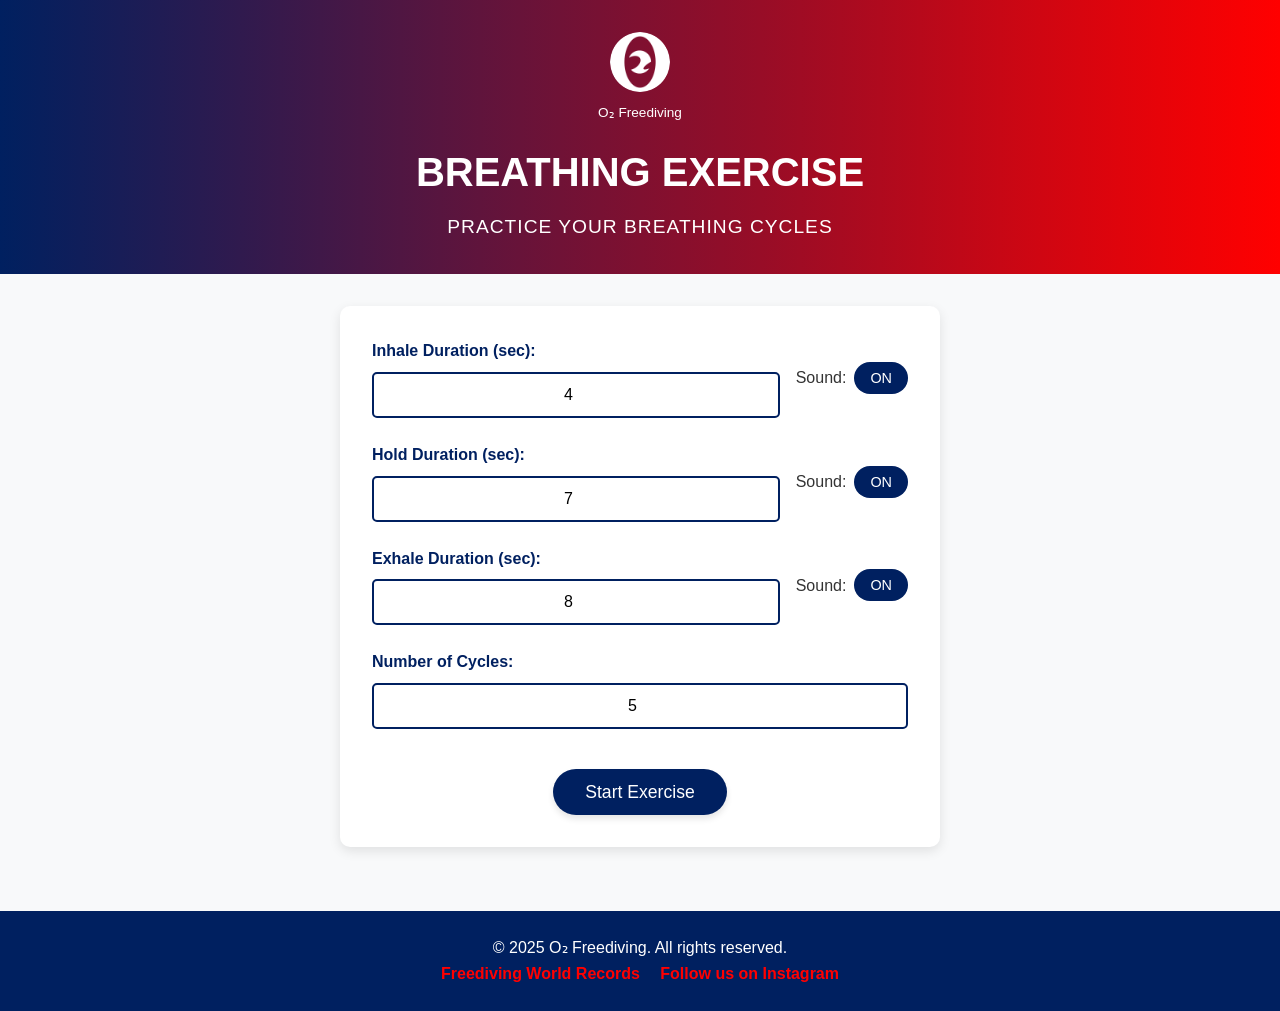
<file: index.html>
<!DOCTYPE html>
<html lang="en">
<head>
    <link rel="icon" type="image/png" href="image/favicon.png">
    <meta charset="UTF-8" />
    <meta name="viewport" content="width=device-width, initial-scale=1.0" />
    <meta name="theme-color" content="#002060" />
    <title>Breathing Exercise — O₂ Freediving</title>
    <style>
        /* Reset & Base Styles */
        * {
            margin: 0;
            padding: 0;
            box-sizing: border-box;
            font-family: 'Segoe UI', Roboto, 'Helvetica Neue', Arial, sans-serif;
        }
        body {
            background-color: #f8f9fa;
            color: #333;
            line-height: 1.6;
        }
        /* Header Styles */
        header {
            background: linear-gradient(90deg, #002060, #FF0000);
            color: white;
            text-align: center;
            padding: 2rem 1rem;
        }
        .logo-container {
            display: flex;
            flex-direction: column;
            align-items: center;
            justify-content: center;
            gap: 10px;
            margin-bottom: 1rem;
        }
        .logo {
            width: 60px;
            height: 60px;
            border-radius: 50%;
            animation: breathe 10s ease-in-out infinite;
        }
        @keyframes breathe {
            0%, 100% { transform: scale(0.8); }
            50% { transform: scale(1.2); }
        }
        .logo-text {
            font-size: 0.85rem;
            font-weight: 300;
            color: white;
        }
        header h1 {
            font-size: 2.5rem;
            margin-bottom: 0.5rem;
        }
        .subtitle {
            font-size: 1.2rem;
            font-weight: 300;
            letter-spacing: 1px;
        }
        /* Main Breathing Exercise Styles */
        main {
            padding: 2rem;
        }
        .breathing-controls {
            max-width: 600px;
            margin: 0 auto;
            padding: 2rem;
            background-color: white;
            border-radius: 10px;
            box-shadow: 0 4px 12px rgba(0, 0, 0, 0.1);
            display: flex;
            flex-direction: column;
            gap: 1.5rem;
        }
        .input-sound-group {
            display: flex;
            align-items: center;
            gap: 1rem;
        }
        .input-group {
            display: flex;
            flex-direction: column;
            gap: 0.5rem;
            flex: 1;
        }
        .input-group label {
            font-weight: bold;
            color: #002060;
            font-size: 1rem;
        }
        .input-group input {
            padding: 0.75rem;
            border: 2px solid #002060;
            border-radius: 5px;
            font-size: 1rem;
            text-align: center;
            width: 100%;
        }
        .sound-toggle {
            display: flex;
            align-items: center;
            gap: 0.5rem;
        }
        .sound-btn {
            background-color: #002060;
            color: white;
            border: none;
            padding: 0.5rem 1rem;
            border-radius: 20px;
            cursor: pointer;
            font-size: 0.9rem;
            transition: all 0.3s ease;
        }
        .sound-btn.off {
            background-color: #FF0000;
        }
        .button-group {
            display: flex;
            justify-content: center;
            margin-top: 1rem;
        }
        .federation-btn {
            background-color: #002060;
            color: white;
            border: none;
            padding: 0.8rem 2rem;
            font-size: 1.1rem;
            border-radius: 50px;
            cursor: pointer;
            transition: all 0.3s ease;
            box-shadow: 0 4px 6px rgba(0, 0, 0, 0.1);
        }
        .federation-btn:hover {
            background-color: #FF0000;
        }
        /* Exercise Overlay */
        .exercise-overlay {
            display: none;
            position: fixed;
            top: 0;
            left: 0;
            width: 100%;
            height: 100%;
            background-color: rgba(0, 0, 0, 0.8);
            z-index: 1000;
            justify-content: center;
            align-items: center;
            flex-direction: column;
        }
        .exercise-content {
            display: flex;
            flex-direction: column;
            align-items: center;
            justify-content: center;
        }
        .exercise-logo {
            width: 200px;
            height: 200px;
            border-radius: 50%;
            box-shadow: 0 8px 16px rgba(0, 0, 0, 0.3);
            margin-bottom: 2rem;
        }
        .phase-info {
            color: white;
            font-size: 2rem;
            font-weight: bold;
            margin-bottom: 1rem;
        }
        .cycle-counter {
            color: white;
            font-size: 1.5rem;
            margin-bottom: 2rem;
        }
        .quit-btn {
            background-color: #FF0000;
            color: white;
            border: none;
            padding: 0.8rem 2rem;
            font-size: 1.1rem;
            border-radius: 50px;
            cursor: pointer;
            transition: all 0.3s ease;
            box-shadow: 0 4px 6px rgba(0, 0, 0, 0.1);
            margin-top: 1rem;
        }
        .quit-btn:hover {
            background-color: #002060;
        }
        /* Animation for breathing logo */
        @keyframes breathe-in {
            0% { transform: scale(0.8); }
            100% { transform: scale(1.3); }
        }
        @keyframes breathe-hold {
            0% { transform: scale(1.3); }
            100% { transform: scale(1.3); }
        }
        @keyframes breathe-out {
            0% { transform: scale(1.3); }
            100% { transform: scale(0.8); }
        }
        /* Footer */
        footer {
            text-align: center;
            padding: 1.5rem;
            background-color: #002060;
            color: white;
            margin-top: 2rem;
        }
        .instagram-link {
            color: #FF0000;
            text-decoration: none;
            font-weight: bold;
        }
        .instagram-link:hover {
            color: white;
        }
    </style>
</head>
<body>
    <header>
        <div class="logo-container">
            <img src="image/logo-o2freediving.png" alt="O₂ Freediving Logo" class="logo" width="120" height="120" loading="lazy" />
            <p class="logo-text">O₂ Freediving</p>
        </div>
        <h1>BREATHING EXERCISE</h1>
        <p class="subtitle">PRACTICE YOUR BREATHING CYCLES</p>
    </header>
    <main>
        <div class="breathing-controls">
            <div class="input-sound-group">
                <div class="input-group">
                    <label for="inhale">Inhale Duration (sec):</label>
                    <input type="number" id="inhale" min="1" max="300" value="4" />
                </div>
                <div class="sound-toggle">
                    <span>Sound:</span>
                    <button id="inhale-sound-btn" class="sound-btn" data-phase="inhale">ON</button>
                </div>
            </div>
            <div class="input-sound-group">
                <div class="input-group">
                    <label for="hold">Hold Duration (sec):</label>
                    <input type="number" id="hold" min="0" max="300" value="7" />
                </div>
                <div class="sound-toggle">
                    <span>Sound:</span>
                    <button id="hold-sound-btn" class="sound-btn" data-phase="hold">ON</button>
                </div>
            </div>
            <div class="input-sound-group">
                <div class="input-group">
                    <label for="exhale">Exhale Duration (sec):</label>
                    <input type="number" id="exhale" min="1" max="300" value="8" />
                </div>
                <div class="sound-toggle">
                    <span>Sound:</span>
                    <button id="exhale-sound-btn" class="sound-btn" data-phase="exhale">ON</button>
                </div>
            </div>
            <div class="input-group">
                <label for="cycles">Number of Cycles:</label>
                <input type="number" id="cycles" min="1" max="100" value="5" />
            </div>
            <div class="button-group">
                <button id="start-btn" class="federation-btn">Start Exercise</button>
            </div>
        </div>
    </main>
    <div class="exercise-overlay" id="exercise-overlay">
        <div class="exercise-content">
            <img src="image/logo-o2freediving.png" alt="Breathing Logo" class="exercise-logo" id="breathing-logo" />
            <p id="phase-info" class="phase-info">Inhale...</p>
            <p id="cycle-counter" class="cycle-counter">Cycle 0/5</p>
            <button id="quit-btn" class="quit-btn">Quit Exercise</button>
        </div>
    </div>
    <footer>
        <p>© 2025 O₂ Freediving. All rights reserved.</p>
        <a href="https://o2freediving.github.io/ranking" class="instagram-link" style="margin-right: 1rem;">Freediving World Records</a>
        <a href="https://www.instagram.com/o2freediving" target="_blank" class="instagram-link" rel="noopener nofollow">Follow us on Instagram</a>
    </footer>
    <audio id="gong-sound" src="sound/gong.mp3" preload="auto"></audio>
    <script>
        // Global variables
        let cycleCount = 0;
        let totalCycles = 5;
        let isRunning = false;
        let gongSound = document.getElementById('gong-sound');
        let breathingLogo = document.getElementById('breathing-logo');
        let phaseInfo = document.getElementById('phase-info');
        let cycleCounter = document.getElementById('cycle-counter');
        let exerciseOverlay = document.getElementById('exercise-overlay');
        let quitBtn = document.getElementById('quit-btn');

        // Sound toggle state
        let soundStates = {
            inhale: true,
            hold: true,
            exhale: true
        };

        // Toggle sound buttons
        document.querySelectorAll('.sound-btn').forEach(button => {
            button.addEventListener('click', function() {
                const phase = this.getAttribute('data-phase');
                soundStates[phase] = !soundStates[phase];
                this.textContent = soundStates[phase] ? 'ON' : 'OFF';
                this.classList.toggle('off', !soundStates[phase]);
            });
        });

        // Start exercise
        document.getElementById('start-btn').addEventListener('click', function() {
            const inhale = parseInt(document.getElementById('inhale').value);
            const hold = parseInt(document.getElementById('hold').value);
            const exhale = parseInt(document.getElementById('exhale').value);
            totalCycles = parseInt(document.getElementById('cycles').value);

            if (isRunning) return;
            isRunning = true;
            cycleCount = 0;
            cycleCounter.textContent = `Cycle ${cycleCount}/${totalCycles}`;
            phaseInfo.textContent = "Inhale...";

            exerciseOverlay.style.display = 'flex';
            startBreathingCycle(inhale, hold, exhale);
        });

        // Quit exercise
        quitBtn.addEventListener('click', function() {
            isRunning = false;
            breathingLogo.style.animation = 'none';
            exerciseOverlay.style.display = 'none';
            phaseInfo.textContent = "Exercise stopped.";
        });

        // Start a breathing cycle
        function startBreathingCycle(inhale, hold, exhale) {
            if (!isRunning) return;

            // Inhale phase
            breathingLogo.style.animation = `breathe-in ${inhale}s ease-in-out forwards`;
            if (soundStates.inhale) playGong();
            setTimeout(() => {
                if (!isRunning) return;
                phaseInfo.textContent = "Hold...";

                // Hold phase
                breathingLogo.style.animation = `breathe-hold ${hold}s linear forwards`;
                if (soundStates.hold) playGong();
                setTimeout(() => {
                    if (!isRunning) return;
                    phaseInfo.textContent = "Exhale...";

                    // Exhale phase
                    breathingLogo.style.animation = `breathe-out ${exhale}s ease-in-out forwards`;
                    if (soundStates.exhale) playGong();
                    setTimeout(() => {
                        if (!isRunning) return;
                        cycleCount++;
                        cycleCounter.textContent = `Cycle ${cycleCount}/${totalCycles}`;

                        if (cycleCount < totalCycles) {
                            phaseInfo.textContent = "Inhale...";
                            startBreathingCycle(inhale, hold, exhale);
                        } else {
                            phaseInfo.textContent = "Exercise completed!";
                            playGongThreeTimes();
                            setTimeout(() => {
                                exerciseOverlay.style.display = 'none';
                                isRunning = false;
                            }, 5000);
                        }
                    }, exhale * 1000);
                }, hold * 1000);
            }, inhale * 1000);
        }

        // Play gong sound
        function playGong() {
            gongSound.currentTime = 0;
            gongSound.play();
        }

        // Play gong 3 times at the end
function playGongThreeTimes() {
    let count = 0;
    const interval = setInterval(() => {
        playGong();
        count++;
        if (count >= 3) {
            clearInterval(interval);
        }
    }, 1000);
}
    </script>
</body>
</html>
</file>
